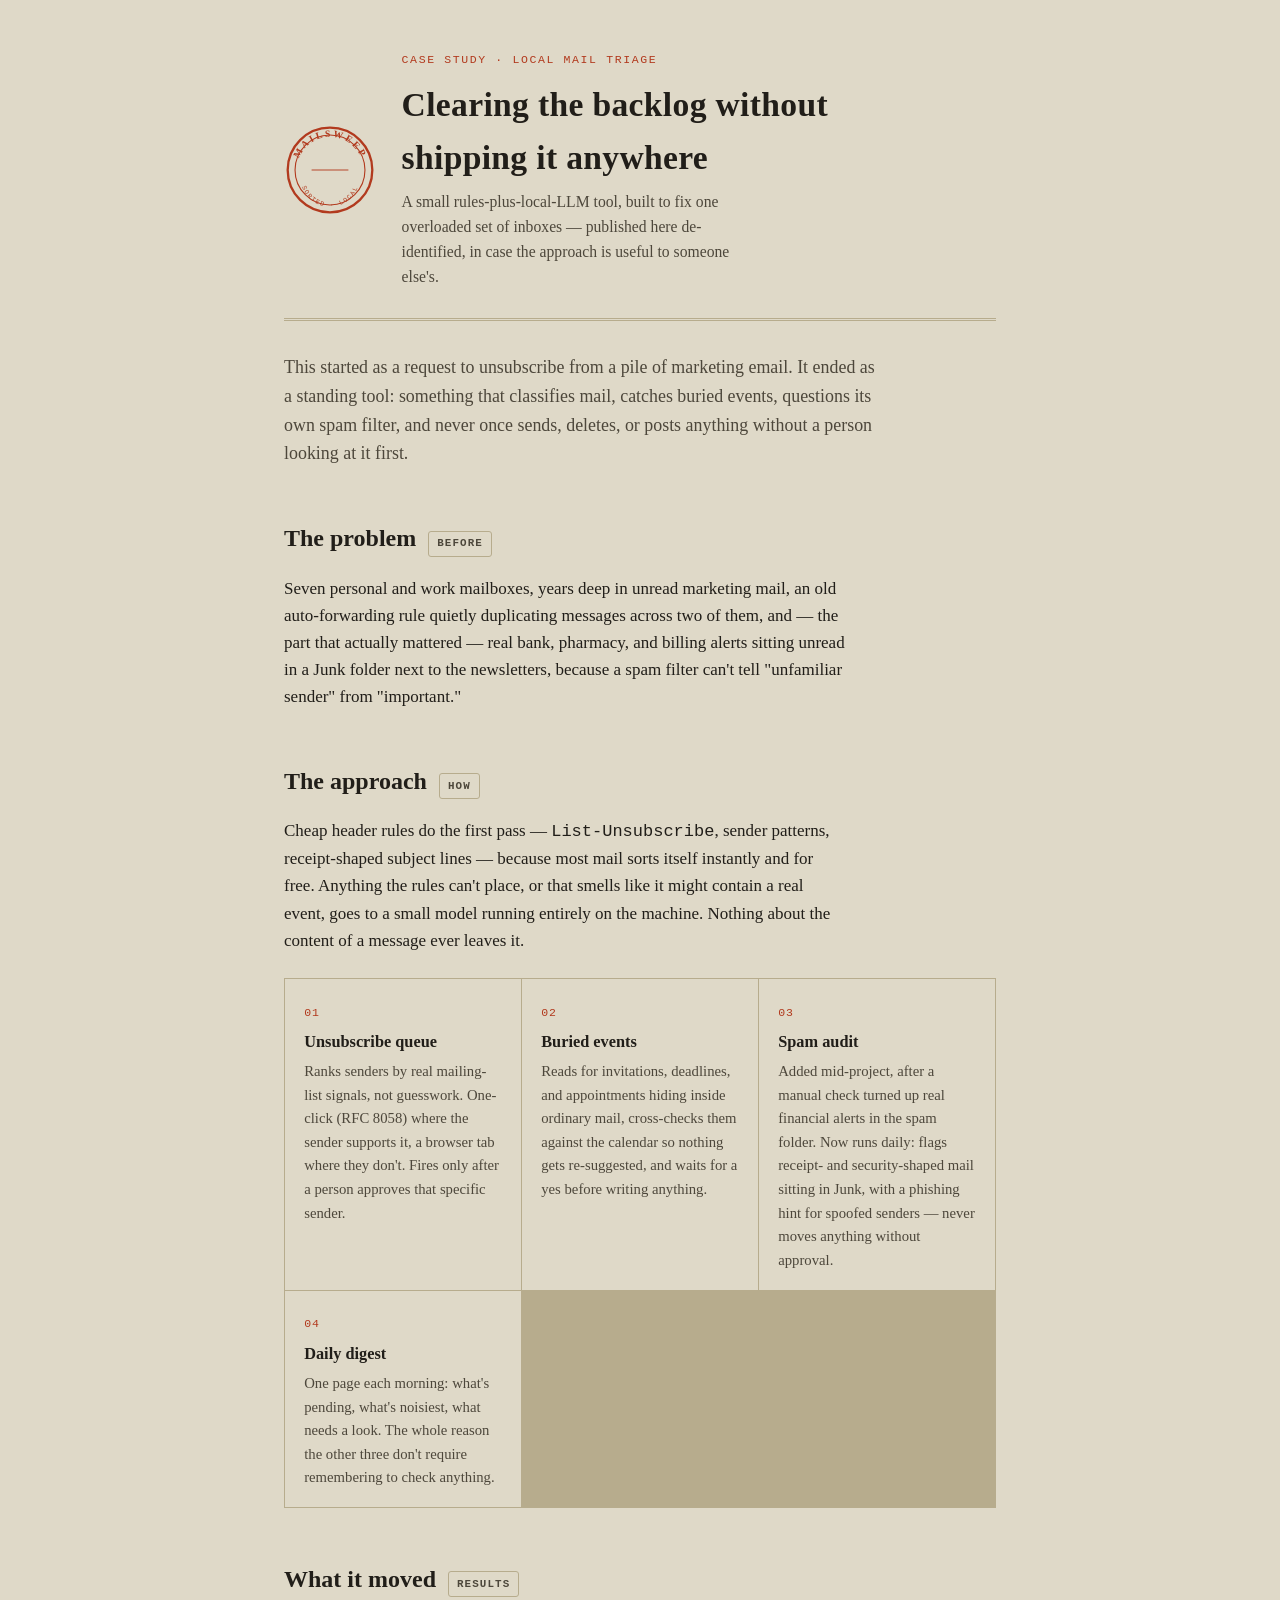
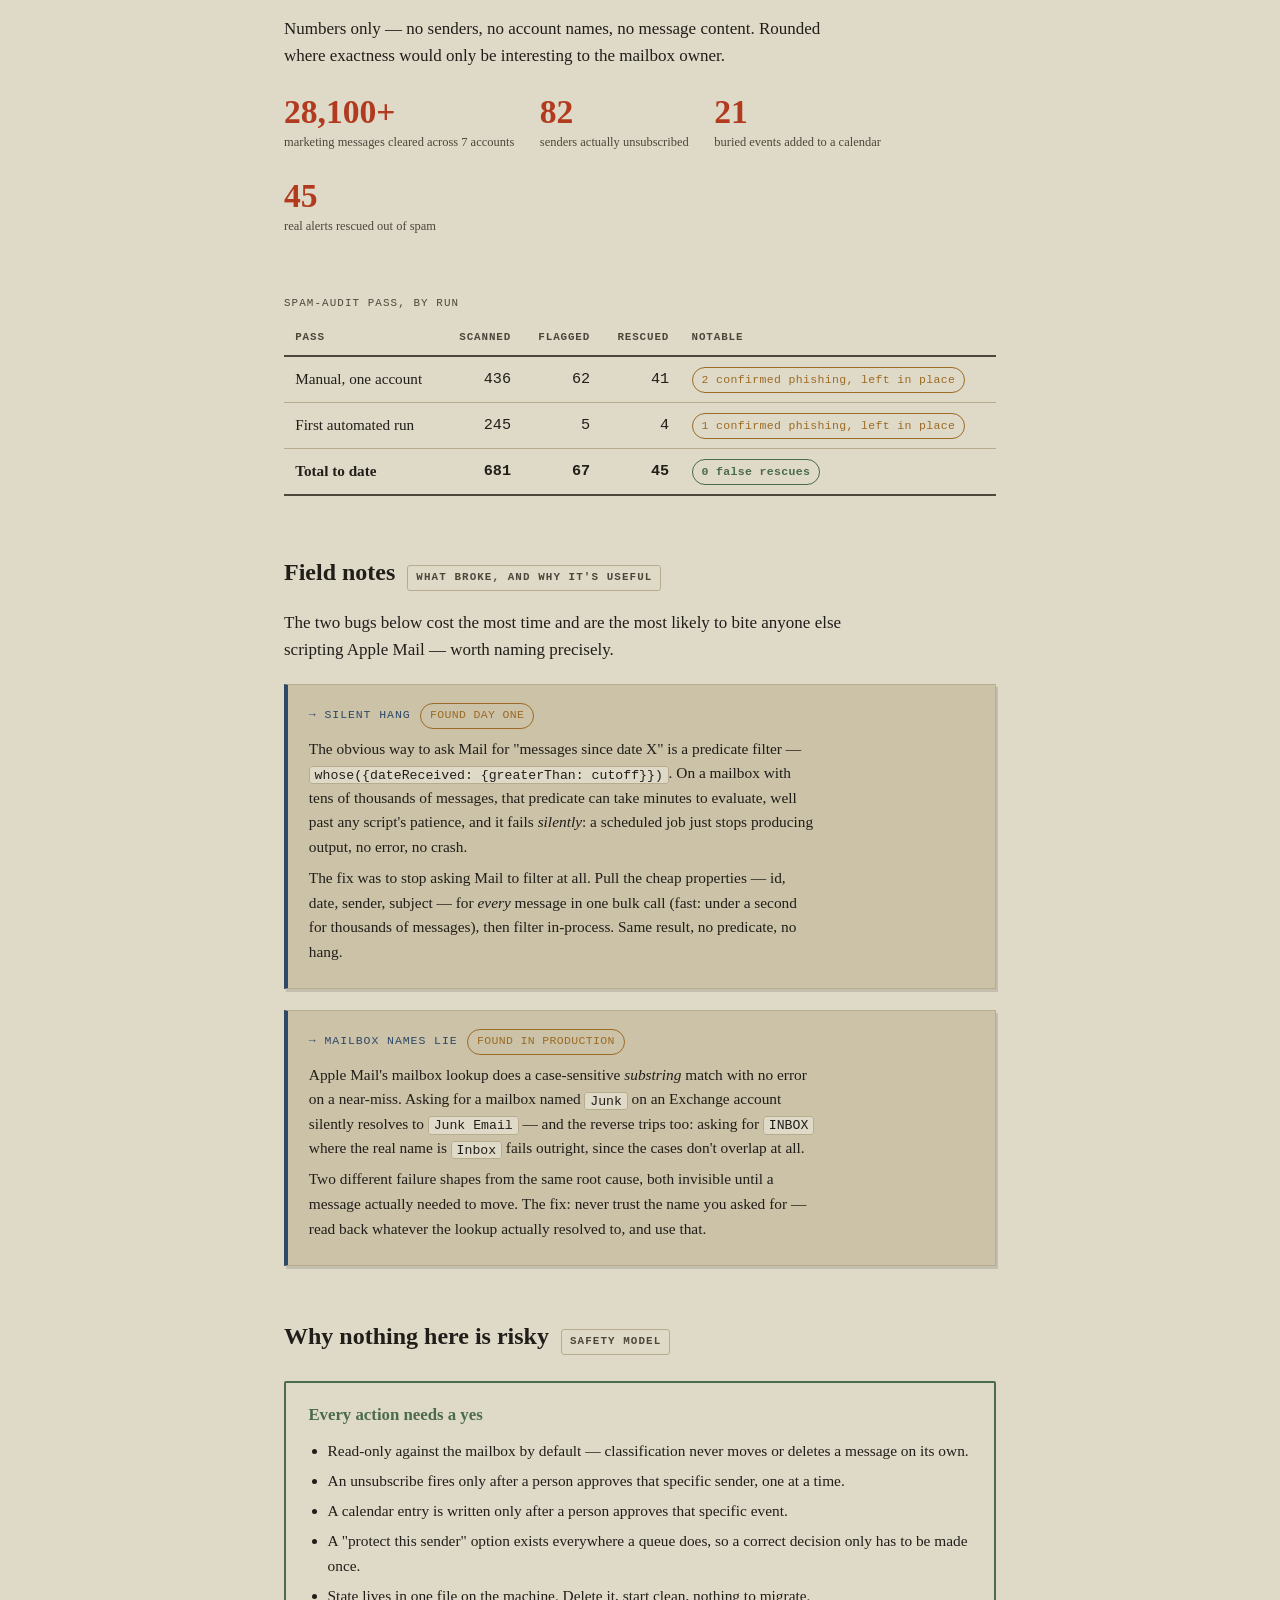
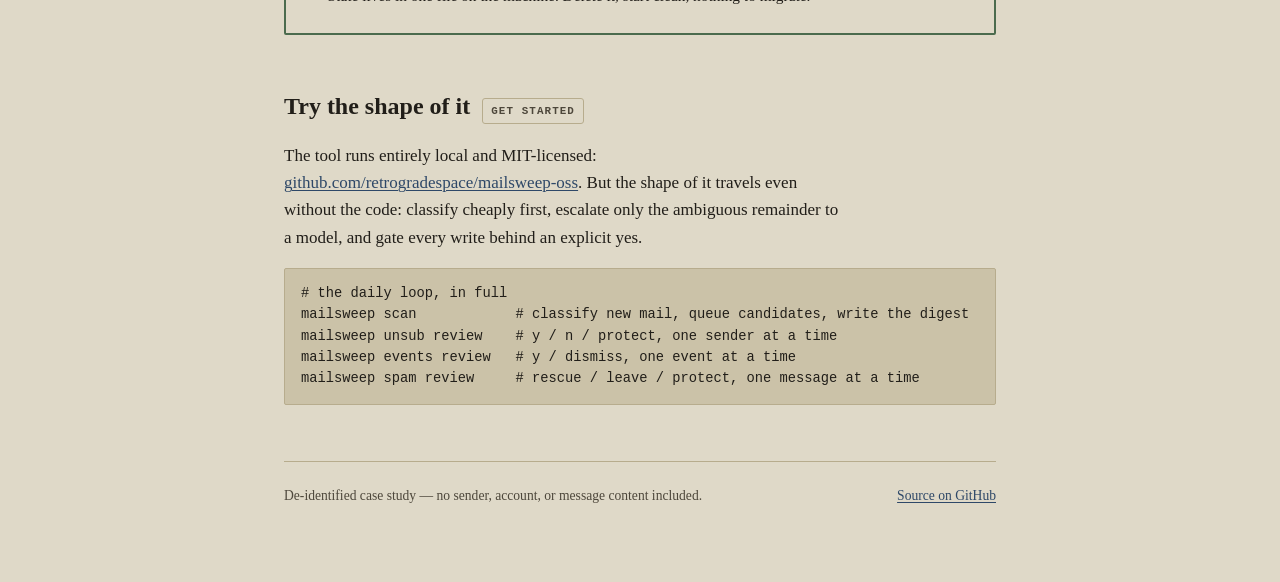
<file: docs/index.html>
<!doctype html>
<html lang="en">
<head>
<meta charset="utf-8">
<meta name="viewport" content="width=device-width, initial-scale=1">
<title>MailSweep — a local mail-triage case study</title>
<meta name="description" content="How a rules-plus-local-LLM triage tool cleared 28,000+ marketing messages, rescued real alerts from spam, and closed an old forwarding leak — without a single message leaving the machine.">
<style>
  :root{
    --paper: #dfd9c8;
    --paper-deep: #cbc2a8;
    --paper-line: #b7ac8d;
    --ink: #211e19;
    --ink-soft: #4d473b;
    --stamp: #b23a1e;
    --air: #2e4868;
    --safe: #4b6b4e;
    --flag: #9c6b24;
    --shadow: rgba(33,30,25,.14);
  }
  @media (prefers-color-scheme: dark){
    :root{
      --paper: #18140f;
      --paper-deep: #221c15;
      --paper-line: #423a2c;
      --ink: #e9e1cd;
      --ink-soft: #b8ae95;
      --stamp: #d3572e;
      --air: #7b9bc0;
      --safe: #7fae83;
      --flag: #d0973e;
      --shadow: rgba(0,0,0,.4);
    }
  }
  :root[data-theme="dark"]{
    --paper: #18140f; --paper-deep: #221c15; --paper-line: #423a2c;
    --ink: #e9e1cd; --ink-soft: #b8ae95;
    --stamp: #d3572e; --air: #7b9bc0; --safe: #7fae83; --flag: #d0973e;
    --shadow: rgba(0,0,0,.4);
  }
  :root[data-theme="light"]{
    --paper: #dfd9c8; --paper-deep: #cbc2a8; --paper-line: #b7ac8d;
    --ink: #211e19; --ink-soft: #4d473b;
    --stamp: #b23a1e; --air: #2e4868; --safe: #4b6b4e; --flag: #9c6b24;
    --shadow: rgba(33,30,25,.14);
  }

  *{box-sizing:border-box}
  html,body{margin:0;padding:0}
  body{
    background:var(--paper);
    color:var(--ink);
    font-family: Charter, Georgia, "Iowan Old Style", "Palatino Linotype", serif;
    font-size:17px;
    line-height:1.6;
    -webkit-font-smoothing:antialiased;
  }
  ::selection{background:var(--stamp);color:var(--paper)}

  .page{max-width:760px;margin:0 auto;padding:3.2rem 1.5rem 5rem}

  .display{
    font-family: Rockwell, "Roboto Slab", "Sitka Small", ui-serif, serif;
    font-weight:700;
    letter-spacing:.01em;
    text-wrap:balance;
  }

  /* ---------- masthead ---------- */
  .masthead{
    display:flex; align-items:center; gap:1.6rem;
    padding-bottom:1.8rem; margin-bottom:2rem;
    border-bottom:3px double var(--paper-line);
  }
  .stamp{
    flex:0 0 auto; width:92px; height:92px;
  }
  .masthead-text h1{
    font-size:2.1rem; margin:0 0 .25rem; color:var(--ink);
  }
  .masthead-text p{
    margin:0; color:var(--ink-soft); font-size:.98rem; max-width:46ch;
  }
  .kicker{
    display:block; font-family: "SF Mono", Menlo, ui-monospace, monospace;
    font-size:.72rem; letter-spacing:.14em; text-transform:uppercase;
    color:var(--stamp); margin-bottom:.5rem;
  }

  h2.section{
    font-size:1.5rem; margin:3.2rem 0 1rem;
    display:flex; align-items:baseline; gap:.75rem;
  }
  h2.section .tag{
    font-family:"SF Mono", Menlo, ui-monospace, monospace;
    font-size:.68rem; letter-spacing:.1em; text-transform:uppercase;
    color:var(--ink-soft); border:1px solid var(--paper-line);
    padding:.2rem .5rem; border-radius:3px; white-space:nowrap;
  }
  p{max-width:66ch}
  .lede{font-size:1.12rem; color:var(--ink-soft)}

  a{color:var(--air); text-decoration-thickness:1px; text-underline-offset:2px}
  a:focus-visible, button:focus-visible, summary:focus-visible{
    outline:2px solid var(--stamp); outline-offset:2px;
  }

  /* ---------- pillars ---------- */
  .pillars{
    display:grid; grid-template-columns:repeat(auto-fit,minmax(200px,1fr));
    gap:1px; background:var(--paper-line);
    border:1px solid var(--paper-line); margin:1.5rem 0;
  }
  .pillar{background:var(--paper); padding:1.1rem 1.2rem}
  .pillar .n{
    font-family:"SF Mono", Menlo, ui-monospace, monospace;
    font-size:.72rem; color:var(--stamp); letter-spacing:.08em;
  }
  .pillar h3{margin:.35rem 0 .3rem; font-size:1.02rem}
  .pillar p{margin:0; font-size:.92rem; color:var(--ink-soft); max-width:none}

  /* ---------- manifest / stats table ---------- */
  .manifest{
    width:100%; border-collapse:collapse; margin:1.4rem 0 .4rem;
    font-size:.95rem;
  }
  .manifest caption{
    text-align:left; font-family:"SF Mono", Menlo, ui-monospace, monospace;
    font-size:.68rem; letter-spacing:.1em; text-transform:uppercase;
    color:var(--ink-soft); margin-bottom:.5rem;
  }
  .manifest th, .manifest td{
    text-align:left; padding:.55rem .7rem; border-bottom:1px solid var(--paper-line);
  }
  .manifest thead th{
    font-family:"SF Mono", Menlo, ui-monospace, monospace;
    font-size:.68rem; letter-spacing:.08em; text-transform:uppercase;
    color:var(--ink-soft); font-weight:600; border-bottom:2px solid var(--ink-soft);
  }
  .manifest td.num, .manifest th.num{
    text-align:right; font-variant-numeric:tabular-nums;
    font-family:"SF Mono", Menlo, ui-monospace, monospace;
  }
  .manifest tr:last-child td{border-bottom:2px solid var(--ink-soft); font-weight:700}
  .table-wrap{overflow-x:auto}

  .stat-row{
    display:flex; flex-wrap:wrap; gap:1.6rem; margin:1.6rem 0 2.2rem;
  }
  .stat{min-width:130px}
  .stat .v{
    font-family: Rockwell, "Roboto Slab", ui-serif, serif;
    font-size:2.1rem; font-weight:700; color:var(--stamp);
    font-variant-numeric:tabular-nums; line-height:1;
  }
  .stat .l{font-size:.78rem; color:var(--ink-soft); margin-top:.3rem}

  /* ---------- pill / chip ---------- */
  .chip{
    display:inline-flex; align-items:center; gap:.35rem;
    font-family:"SF Mono", Menlo, ui-monospace, monospace;
    font-size:.72rem; letter-spacing:.03em;
    padding:.18rem .55rem; border-radius:999px;
    border:1px solid currentColor;
  }
  .chip.safe{color:var(--safe)}
  .chip.flag{color:var(--flag)}
  .chip.stamp{color:var(--stamp)}

  /* ---------- field notes ---------- */
  .fieldnote{
    background:var(--paper-deep);
    border:1px solid var(--paper-line);
    border-left:4px solid var(--air);
    padding:1.1rem 1.3rem; margin:1.3rem 0;
    box-shadow:2px 3px 0 var(--shadow);
  }
  .fieldnote .head{
    font-family:"SF Mono", Menlo, ui-monospace, monospace;
    font-size:.72rem; letter-spacing:.08em; text-transform:uppercase;
    color:var(--air); margin-bottom:.5rem; display:flex; gap:.6rem; align-items:baseline;
  }
  .fieldnote p{margin:.4rem 0; font-size:.96rem}
  .fieldnote p:first-of-type{margin-top:0}
  .fieldnote code{
    font-family:"SF Mono", Menlo, ui-monospace, monospace;
    font-size:.86em; background:var(--paper); padding:.05rem .3rem; border-radius:3px;
    border:1px solid var(--paper-line);
  }

  /* ---------- safety callout ---------- */
  .safety{
    border:2px solid var(--safe); border-radius:2px;
    padding:1.2rem 1.4rem; margin:1.6rem 0; position:relative;
  }
  .safety .head{
    font-family: Rockwell, "Roboto Slab", ui-serif, serif;
    font-weight:700; color:var(--safe); font-size:1.05rem; margin:0 0 .6rem;
  }
  .safety ul{margin:0; padding-left:1.2rem}
  .safety li{margin:.35rem 0; font-size:.96rem}

  pre{
    background:var(--paper-deep); border:1px solid var(--paper-line);
    padding:.9rem 1rem; overflow-x:auto; font-size:.86rem;
    font-family:"SF Mono", Menlo, ui-monospace, monospace; line-height:1.55;
    border-radius:2px;
  }
  code{font-family:"SF Mono", Menlo, ui-monospace, monospace}

  footer{
    margin-top:3.5rem; padding-top:1.4rem; border-top:1px solid var(--paper-line);
    font-size:.85rem; color:var(--ink-soft);
    display:flex; justify-content:space-between; flex-wrap:wrap; gap:.5rem;
  }

  @media (max-width:520px){
    .masthead{flex-direction:column; align-items:flex-start; gap:1rem}
    .stat-row{gap:1.2rem}
  }
</style>
</head>
<body>

<div class="page">

  <header class="masthead">
    <svg class="stamp" viewBox="0 0 100 100" role="img" aria-label="MailSweep postmark stamp">
      <circle cx="50" cy="50" r="46" fill="none" stroke="var(--stamp)" stroke-width="2.5"/>
      <circle cx="50" cy="50" r="38" fill="none" stroke="var(--stamp)" stroke-width="1.2"/>
      <path id="arcTop" d="M 14 50 A 36 36 0 0 1 86 50" fill="none"/>
      <path id="arcBot" d="M 18 58 A 32 32 0 0 0 82 58" fill="none"/>
      <text font-family="Rockwell, 'Roboto Slab', serif" font-size="10.5" font-weight="700" fill="var(--stamp)" letter-spacing="2.5">
        <textPath href="#arcTop" startOffset="50%" text-anchor="middle">MAILSWEEP</textPath>
      </text>
      <text font-family="'SF Mono', Menlo, monospace" font-size="7" fill="var(--stamp)" letter-spacing="1.5">
        <textPath href="#arcBot" startOffset="50%" text-anchor="middle">SORTED · LOCAL</textPath>
      </text>
      <line x1="30" y1="50" x2="70" y2="50" stroke="var(--stamp)" stroke-width="1"/>
    </svg>
    <div class="masthead-text">
      <span class="kicker">Case study · local mail triage</span>
      <h1 class="display">Clearing the backlog without shipping it anywhere</h1>
      <p>A small rules-plus-local-LLM tool, built to fix one overloaded set of inboxes — published here de-identified, in case the approach is useful to someone else's.</p>
    </div>
  </header>

  <p class="lede">This started as a request to unsubscribe from a pile of marketing email. It ended as a standing tool: something that classifies mail, catches buried events, questions its own spam filter, and never once sends, deletes, or posts anything without a person looking at it first.</p>

  <h2 class="section">The problem <span class="tag">before</span></h2>
  <p>Seven personal and work mailboxes, years deep in unread marketing mail, an old auto-forwarding rule quietly duplicating messages across two of them, and — the part that actually mattered — real bank, pharmacy, and billing alerts sitting unread in a Junk folder next to the newsletters, because a spam filter can't tell "unfamiliar sender" from "important."</p>

  <h2 class="section">The approach <span class="tag">how</span></h2>
  <p>Cheap header rules do the first pass — <code>List-Unsubscribe</code>, sender patterns, receipt-shaped subject lines — because most mail sorts itself instantly and for free. Anything the rules can't place, or that smells like it might contain a real event, goes to a small model running entirely on the machine. Nothing about the content of a message ever leaves it.</p>

  <div class="pillars">
    <div class="pillar">
      <span class="n">01</span>
      <h3>Unsubscribe queue</h3>
      <p>Ranks senders by real mailing-list signals, not guesswork. One-click (RFC&nbsp;8058) where the sender supports it, a browser tab where they don't. Fires only after a person approves that specific sender.</p>
    </div>
    <div class="pillar">
      <span class="n">02</span>
      <h3>Buried events</h3>
      <p>Reads for invitations, deadlines, and appointments hiding inside ordinary mail, cross-checks them against the calendar so nothing gets re-suggested, and waits for a yes before writing anything.</p>
    </div>
    <div class="pillar">
      <span class="n">03</span>
      <h3>Spam audit</h3>
      <p>Added mid-project, after a manual check turned up real financial alerts in the spam folder. Now runs daily: flags receipt- and security-shaped mail sitting in Junk, with a phishing hint for spoofed senders — never moves anything without approval.</p>
    </div>
    <div class="pillar">
      <span class="n">04</span>
      <h3>Daily digest</h3>
      <p>One page each morning: what's pending, what's noisiest, what needs a look. The whole reason the other three don't require remembering to check anything.</p>
    </div>
  </div>

  <h2 class="section">What it moved <span class="tag">results</span></h2>
  <p>Numbers only — no senders, no account names, no message content. Rounded where exactness would only be interesting to the mailbox owner.</p>

  <div class="stat-row">
    <div class="stat"><div class="v">28,100+</div><div class="l">marketing messages cleared across 7 accounts</div></div>
    <div class="stat"><div class="v">82</div><div class="l">senders actually unsubscribed</div></div>
    <div class="stat"><div class="v">21</div><div class="l">buried events added to a calendar</div></div>
    <div class="stat"><div class="v">45</div><div class="l">real alerts rescued out of spam</div></div>
  </div>

  <div class="table-wrap">
  <table class="manifest">
    <caption>Spam-audit pass, by run</caption>
    <thead>
      <tr><th>Pass</th><th class="num">Scanned</th><th class="num">Flagged</th><th class="num">Rescued</th><th>Notable</th></tr>
    </thead>
    <tbody>
      <tr><td>Manual, one account</td><td class="num">436</td><td class="num">62</td><td class="num">41</td><td><span class="chip flag">2 confirmed phishing, left in place</span></td></tr>
      <tr><td>First automated run</td><td class="num">245</td><td class="num">5</td><td class="num">4</td><td><span class="chip flag">1 confirmed phishing, left in place</span></td></tr>
      <tr><td>Total to date</td><td class="num">681</td><td class="num">67</td><td class="num">45</td><td><span class="chip safe">0 false rescues</span></td></tr>
    </tbody>
  </table>
  </div>

  <h2 class="section">Field notes <span class="tag">what broke, and why it's useful</span></h2>
  <p>The two bugs below cost the most time and are the most likely to bite anyone else scripting Apple Mail — worth naming precisely.</p>

  <div class="fieldnote">
    <div class="head">→ silent hang <span class="chip flag">found day one</span></div>
    <p>The obvious way to ask Mail for "messages since date X" is a predicate filter — <code>whose({dateReceived: {greaterThan: cutoff}})</code>. On a mailbox with tens of thousands of messages, that predicate can take minutes to evaluate, well past any script's patience, and it fails <em>silently</em>: a scheduled job just stops producing output, no error, no crash.</p>
    <p>The fix was to stop asking Mail to filter at all. Pull the cheap properties — id, date, sender, subject — for <em>every</em> message in one bulk call (fast: under a second for thousands of messages), then filter in-process. Same result, no predicate, no hang.</p>
  </div>

  <div class="fieldnote">
    <div class="head">→ mailbox names lie <span class="chip flag">found in production</span></div>
    <p>Apple Mail's mailbox lookup does a case-sensitive <em>substring</em> match with no error on a near-miss. Asking for a mailbox named <code>Junk</code> on an Exchange account silently resolves to <code>Junk Email</code> — and the reverse trips too: asking for <code>INBOX</code> where the real name is <code>Inbox</code> fails outright, since the cases don't overlap at all.</p>
    <p>Two different failure shapes from the same root cause, both invisible until a message actually needed to move. The fix: never trust the name you asked for — read back whatever the lookup actually resolved to, and use that.</p>
  </div>

  <h2 class="section">Why nothing here is risky <span class="tag">safety model</span></h2>
  <div class="safety">
    <p class="head">Every action needs a yes</p>
    <ul>
      <li>Read-only against the mailbox by default — classification never moves or deletes a message on its own.</li>
      <li>An unsubscribe fires only after a person approves that specific sender, one at a time.</li>
      <li>A calendar entry is written only after a person approves that specific event.</li>
      <li>A "protect this sender" option exists everywhere a queue does, so a correct decision only has to be made once.</li>
      <li>State lives in one file on the machine. Delete it, start clean, nothing to migrate.</li>
    </ul>
  </div>

  <h2 class="section">Try the shape of it <span class="tag">get started</span></h2>
  <p>The tool runs entirely local and MIT-licensed: <a href="https://github.com/retrogradespace/mailsweep-oss" target="_blank" rel="noopener">github.com/retrogradespace/mailsweep-oss</a>. But the shape of it travels even without the code: classify cheaply first, escalate only the ambiguous remainder to a model, and gate every write behind an explicit yes.</p>
  <pre><code># the daily loop, in full
mailsweep scan            # classify new mail, queue candidates, write the digest
mailsweep unsub review    # y / n / protect, one sender at a time
mailsweep events review   # y / dismiss, one event at a time
mailsweep spam review     # rescue / leave / protect, one message at a time</code></pre>

  <footer>
    <span>De-identified case study — no sender, account, or message content included.</span>
    <span><a href="https://github.com/retrogradespace/mailsweep-oss" target="_blank" rel="noopener">Source on GitHub</a></span>
  </footer>

</div>
</body>
</html>
</file>
